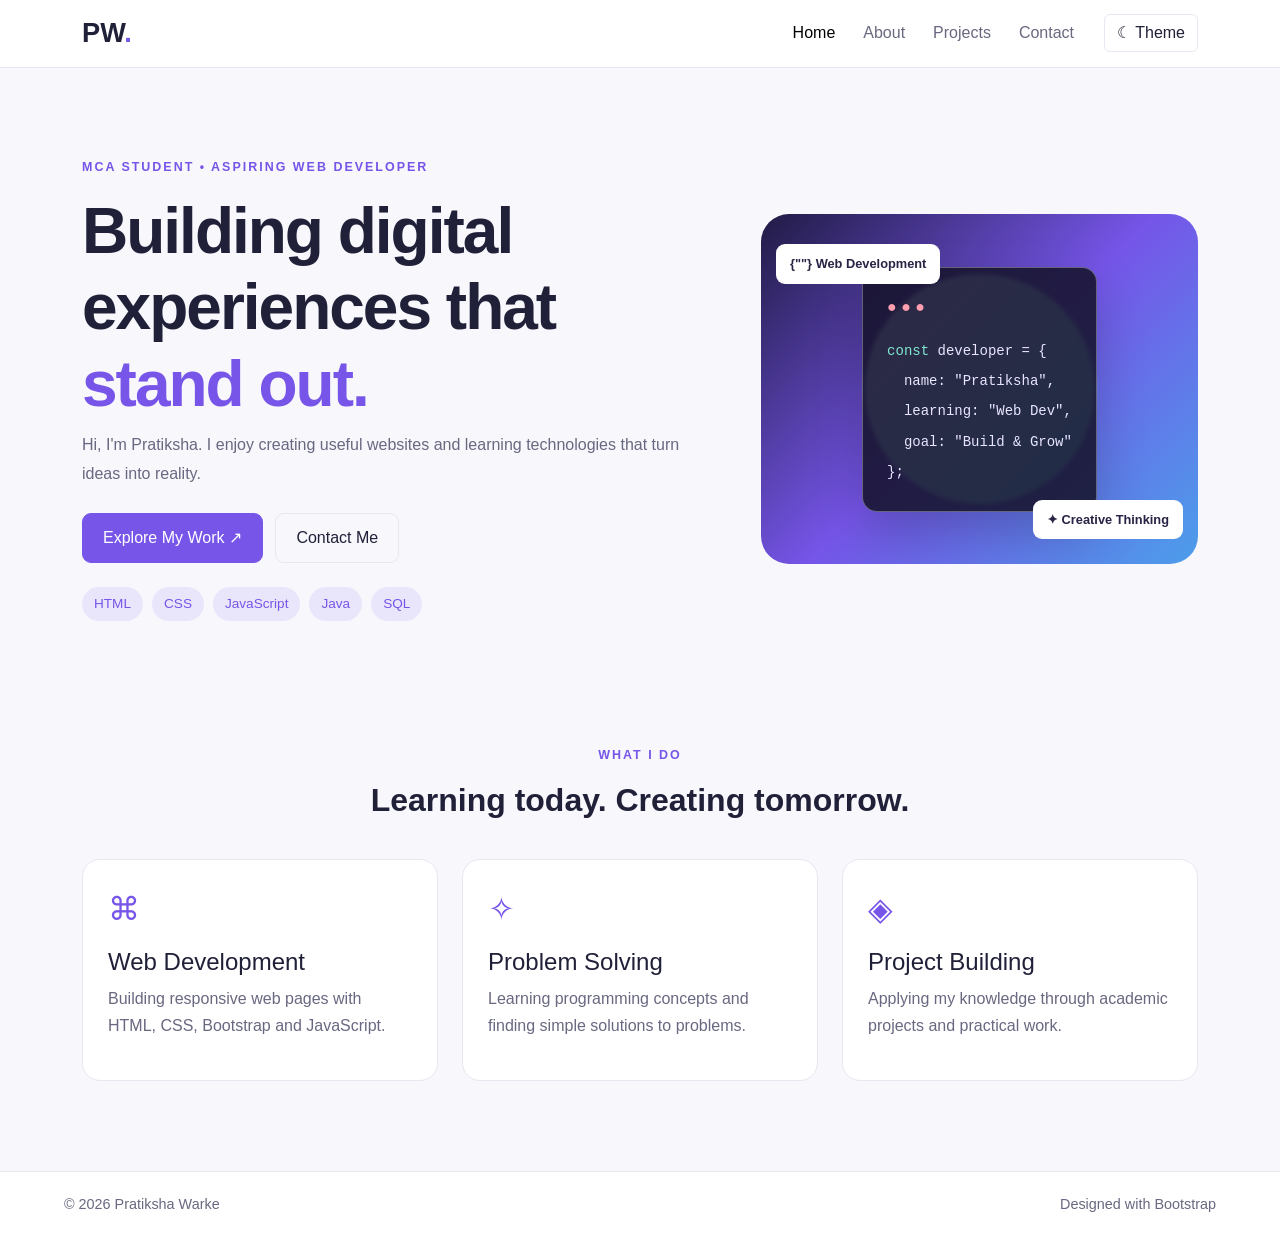
<file: index.html>
<!DOCTYPE html>
<html lang="en">
<head>
    <meta charset="UTF-8">
    <meta name="viewport" content="width=device-width, initial-scale=1">
    <title>My Portfolio | Web Developer</title>
    <link href="https://cdn.jsdelivr.net/npm/bootstrap@5.3.3/dist/css/bootstrap.min.css" rel="stylesheet">
    <link rel="stylesheet" href="style.css">
</head>
<body>
<nav class="navbar navbar-expand-lg sticky-top">
    <div class="container">
        <a class="navbar-brand fw-bold" href="index.html">PW<span>.</span></a>
        <button class="navbar-toggler" data-bs-toggle="collapse" data-bs-target="#menu">
            <span class="navbar-toggler-icon"></span>
        </button>
        <div class="collapse navbar-collapse" id="menu">
            <div class="navbar-nav ms-auto align-items-lg-center">
                <a class="nav-link active" href="index.html">Home</a>
                <a class="nav-link" href="about.html">About</a>
                <a class="nav-link" href="projects.html">Projects</a>
                <a class="nav-link" href="contact.html">Contact</a>
                <button class="btn theme-btn ms-lg-3" onclick="toggleTheme()">☾ Theme</button>
            </div>
        </div>
    </div>
</nav>

<main>
<section class="hero container">
    <div class="row align-items-center g-5">
        <div class="col-lg-7 reveal">
            <p class="eyebrow">MCA STUDENT • ASPIRING WEB DEVELOPER</p>
            <h1>Building digital experiences that <span>stand out.</span></h1>
            <p class="lead-text">Hi, I'm Pratiksha. I enjoy creating useful websites and learning technologies that turn ideas into reality.</p>
            <a href="projects.html" class="btn btn-primary-custom">Explore My Work ↗</a>
            <a href="contact.html" class="btn btn-outline-custom">Contact Me</a>
            <div class="skills-line mt-4">
                <span>HTML</span><span>CSS</span><span>JavaScript</span><span>Java</span><span>SQL</span>
            </div>
        </div>
        <div class="col-lg-5 reveal">
            <div class="visual-card">
                <div class="orb"></div>
                <span class="float-tag tag-one">{"</>"} Web Development</span>
                <span class="float-tag tag-two">✦ Creative Thinking</span>
                <div class="code-window">
                    <div class="window-dots">● ● ●</div>
                    <code><span>const</span> developer = {<br>
                    &nbsp; name: "Pratiksha",<br>
                    &nbsp; learning: "Web Dev",<br>
                    &nbsp; goal: "Build & Grow"<br>
                    };</code>
                </div>
            </div>
        </div>
    </div>
</section>

<section class="container section-space">
    <p class="eyebrow text-center">WHAT I DO</p>
    <h2 class="section-title text-center">Learning today. Creating tomorrow.</h2>
    <div class="row g-4 mt-3">
        <div class="col-md-4">
            <div class="info-card"><div class="card-icon">⌘</div>
                <h4>Web Development</h4>
                <p>Building responsive web pages with HTML, CSS, Bootstrap and JavaScript.</p>
            </div>
        </div>
        <div class="col-md-4">
            <div class="info-card"><div class="card-icon">✧</div>
                <h4>Problem Solving</h4>
                <p>Learning programming concepts and finding simple solutions to problems.</p>
            </div>
        </div>
        <div class="col-md-4">
            <div class="info-card"><div class="card-icon">◈</div>
                <h4>Project Building</h4>
                <p>Applying my knowledge through academic projects and practical work.</p>
            </div>
        </div>
    </div>
</section>
</main>

<footer>© 2026 Pratiksha Warke <span>Designed with Bootstrap</span></footer>
<script src="https://cdn.jsdelivr.net/npm/bootstrap@5.3.3/dist/js/bootstrap.bundle.min.js"></script>
<script src="script.js"></script>
</body>
</html>
</file>
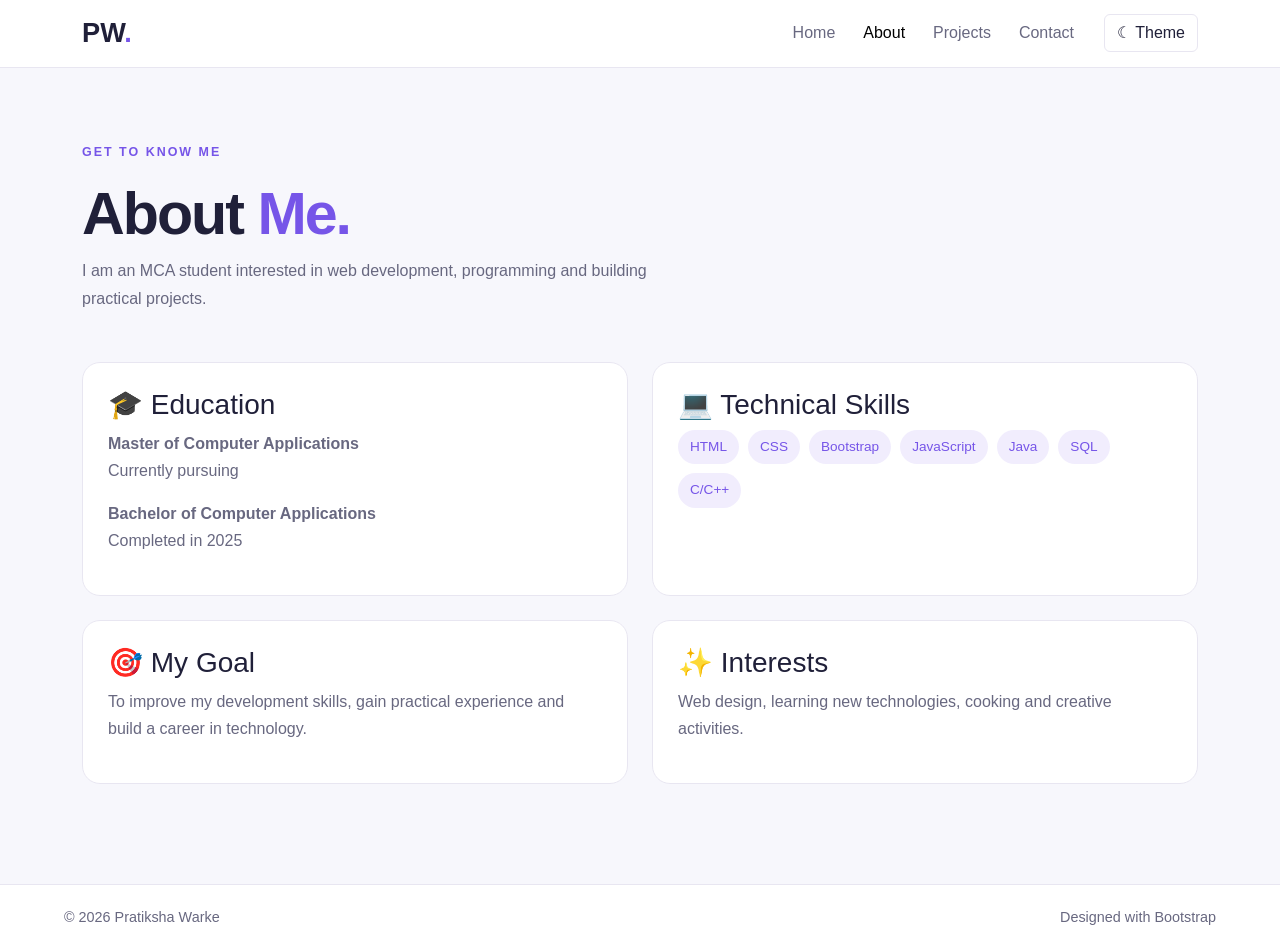
<file: about.html>
<!DOCTYPE html>
<html lang="en">
<head>
<meta charset="UTF-8">
<meta name="viewport" content="width=device-width, initial-scale=1">
<title>About | My Portfolio</title>
<link href="https://cdn.jsdelivr.net/npm/bootstrap@5.3.3/dist/css/bootstrap.min.css" rel="stylesheet">
<link rel="stylesheet" href="style.css">
</head>
<body>
<nav class="navbar navbar-expand-lg sticky-top">
<div class="container">
<a class="navbar-brand fw-bold" href="index.html">PW<span>.</span></a>
<button class="navbar-toggler" data-bs-toggle="collapse" data-bs-target="#menu"><span class="navbar-toggler-icon"></span></button>
<div class="collapse navbar-collapse" id="menu"><div class="navbar-nav ms-auto align-items-lg-center">
<a class="nav-link" href="index.html">Home</a><a class="nav-link active" href="about.html">About</a>
<a class="nav-link" href="projects.html">Projects</a><a class="nav-link" href="contact.html">Contact</a>
<button class="btn theme-btn ms-lg-3" onclick="toggleTheme()">☾ Theme</button>
</div></div></div></nav>

<main class="container page-section reveal">
<p class="eyebrow">GET TO KNOW ME</p>
<h1 class="page-title">About <span>Me.</span></h1>
<p class="lead-text">I am an MCA student interested in web development, programming and building practical projects.</p>
<div class="row g-4 mt-4">
<div class="col-md-6"><div class="info-card h-100">
<h3>🎓 Education</h3>
<p><strong>Master of Computer Applications</strong><br>Currently pursuing</p>
<p><strong>Bachelor of Computer Applications</strong><br>Completed in 2025</p>
</div></div>
<div class="col-md-6"><div class="info-card h-100">
<h3>💻 Technical Skills</h3>
<div class="skills-line"><span>HTML</span><span>CSS</span><span>Bootstrap</span><span>JavaScript</span><span>Java</span><span>SQL</span><span>C/C++</span></div>
</div></div>
<div class="col-md-6"><div class="info-card h-100">
<h3>🎯 My Goal</h3>
<p>To improve my development skills, gain practical experience and build a career in technology.</p>
</div></div>
<div class="col-md-6"><div class="info-card h-100">
<h3>✨ Interests</h3>
<p>Web design, learning new technologies, cooking and creative activities.</p>
</div></div>
</div>
</main>
<footer>© 2026 Pratiksha Warke <span>Designed with Bootstrap</span></footer>
<script src="https://cdn.jsdelivr.net/npm/bootstrap@5.3.3/dist/js/bootstrap.bundle.min.js"></script>
<script src="script.js"></script>
</body>
</html>
</file>
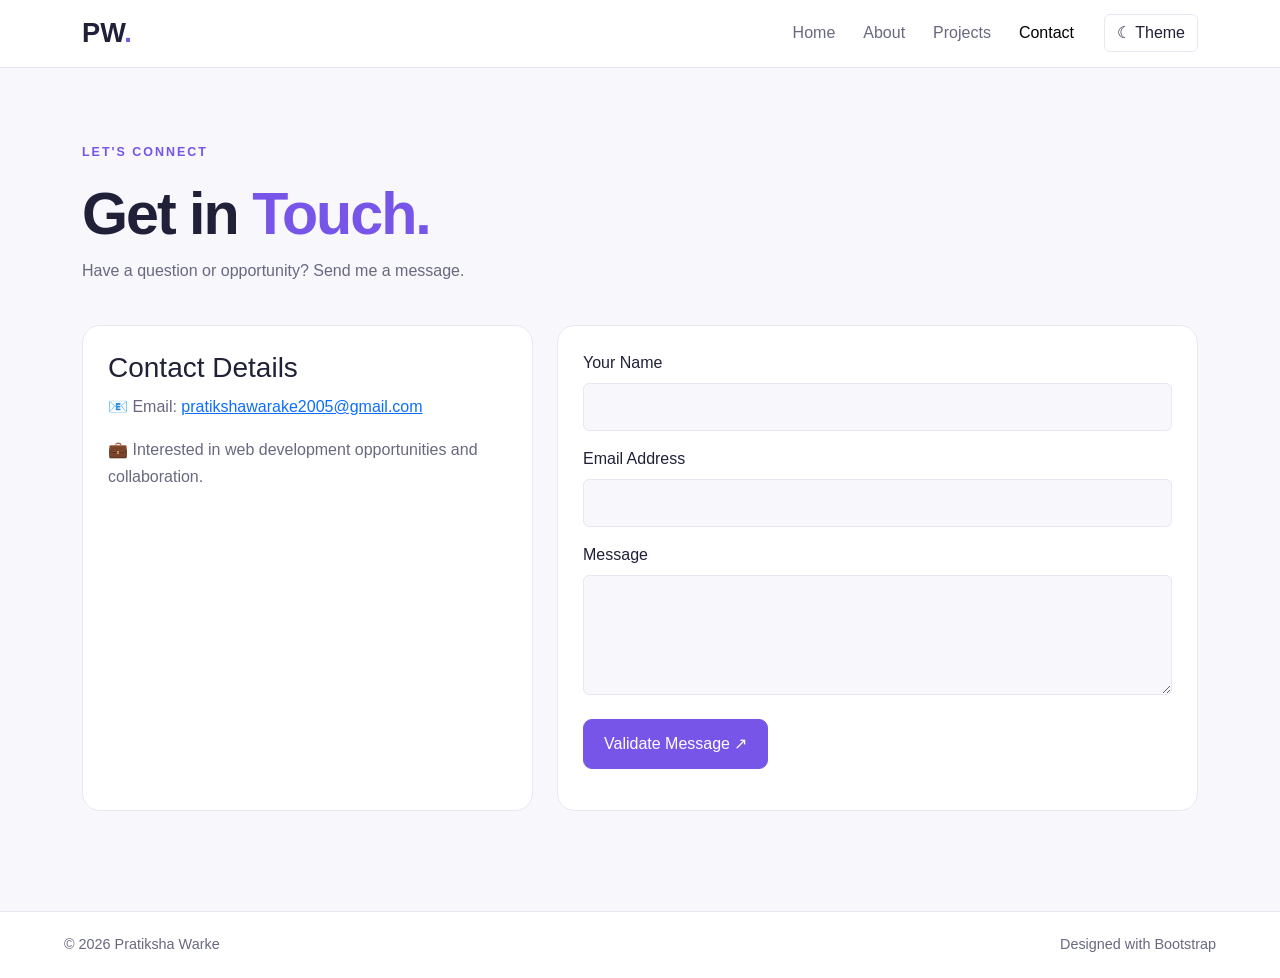
<file: contact.html>
<!DOCTYPE html>
<html lang="en">
<head>
<meta charset="UTF-8">
<meta name="viewport" content="width=device-width, initial-scale=1">
<title>Contact | My Portfolio</title>
<link href="https://cdn.jsdelivr.net/npm/bootstrap@5.3.3/dist/css/bootstrap.min.css" rel="stylesheet">
<link rel="stylesheet" href="style.css">
</head>
<body>
<nav class="navbar navbar-expand-lg sticky-top"><div class="container">
<a class="navbar-brand fw-bold" href="index.html">PW<span>.</span></a>
<button class="navbar-toggler" data-bs-toggle="collapse" data-bs-target="#menu"><span class="navbar-toggler-icon"></span></button>
<div class="collapse navbar-collapse" id="menu"><div class="navbar-nav ms-auto align-items-lg-center">
<a class="nav-link" href="index.html">Home</a><a class="nav-link" href="about.html">About</a>
<a class="nav-link" href="projects.html">Projects</a><a class="nav-link active" href="contact.html">Contact</a>
<button class="btn theme-btn ms-lg-3" onclick="toggleTheme()">☾ Theme</button>
</div></div></div></nav>

<main class="container page-section reveal">
<p class="eyebrow">LET'S CONNECT</p>
<h1 class="page-title">Get in <span>Touch.</span></h1>
<p class="lead-text">Have a question or opportunity? Send me a message.</p>
<div class="row g-4 mt-3">
<div class="col-lg-5"><div class="info-card h-100">
<h3>Contact Details</h3>
<p>📧 Email: <a href="mailto:pratikshawarake2005@gmail.com">pratikshawarake2005@gmail.com</a></p>
<p>💼 Interested in web development opportunities and collaboration.</p>
</div></div>
<div class="col-lg-7"><form class="info-card" id="contactForm">
<div class="mb-3"><label class="form-label" for="name">Your Name</label><input class="form-control" id="name" required></div>
<div class="mb-3"><label class="form-label" for="email">Email Address</label><input class="form-control" type="email" id="email" required></div>
<div class="mb-3"><label class="form-label" for="message">Message</label><textarea class="form-control" id="message" rows="4" required></textarea></div>
<button class="btn btn-primary-custom" type="submit">Validate Message ↗</button>
<p id="formResult" class="mt-3 mb-0" aria-live="polite"></p>
</form></div>
</div>
</main>
<footer>© 2026 Pratiksha Warke <span>Designed with Bootstrap</span></footer>
<script src="https://cdn.jsdelivr.net/npm/bootstrap@5.3.3/dist/js/bootstrap.bundle.min.js"></script>
<script src="script.js"></script>
</body>
</html>
</file>
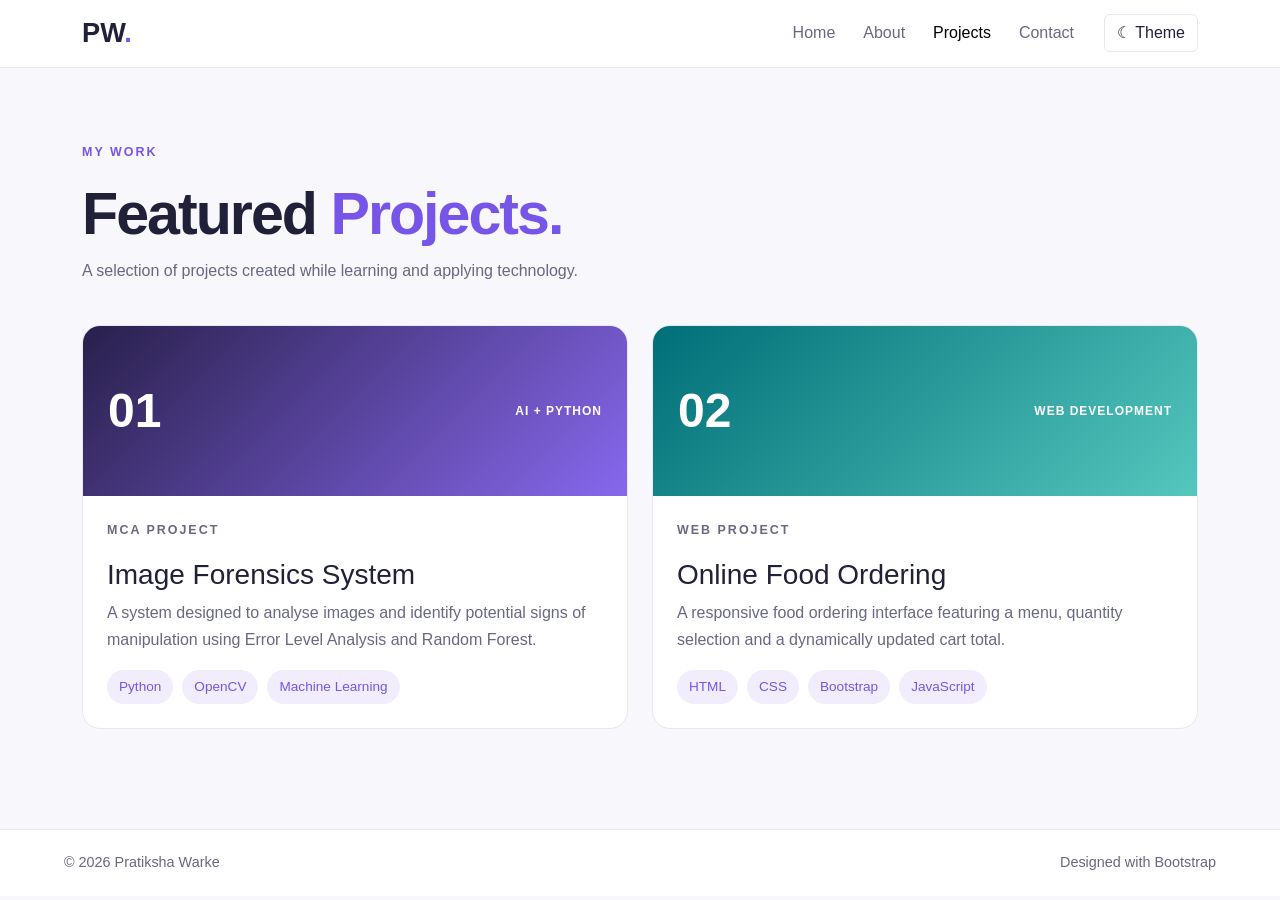
<file: projects.html>
<!DOCTYPE html>
<html lang="en">
<head>
<meta charset="UTF-8">
<meta name="viewport" content="width=device-width, initial-scale=1">
<title>Projects | My Portfolio</title>
<link href="https://cdn.jsdelivr.net/npm/bootstrap@5.3.3/dist/css/bootstrap.min.css" rel="stylesheet">
<link rel="stylesheet" href="style.css">
</head>
<body>
<nav class="navbar navbar-expand-lg sticky-top"><div class="container">
<a class="navbar-brand fw-bold" href="index.html">PW<span>.</span></a>
<button class="navbar-toggler" data-bs-toggle="collapse" data-bs-target="#menu"><span class="navbar-toggler-icon"></span></button>
<div class="collapse navbar-collapse" id="menu"><div class="navbar-nav ms-auto align-items-lg-center">
<a class="nav-link" href="index.html">Home</a><a class="nav-link" href="about.html">About</a>
<a class="nav-link active" href="projects.html">Projects</a><a class="nav-link" href="contact.html">Contact</a>
<button class="btn theme-btn ms-lg-3" onclick="toggleTheme()">☾ Theme</button>
</div></div></div></nav>

<main class="container page-section reveal">
<p class="eyebrow">MY WORK</p>
<h1 class="page-title">Featured <span>Projects.</span></h1>
<p class="lead-text">A selection of projects created while learning and applying technology.</p>
<div class="row g-4 mt-3">
<div class="col-md-6"><div class="project-card h-100">
<div class="project-art art-one">01 <span>AI + PYTHON</span></div>
<div class="p-4"><p class="eyebrow">MCA PROJECT</p>
<h3>Image Forensics System</h3>
<p>A system designed to analyse images and identify potential signs of manipulation using Error Level Analysis and Random Forest.</p>
<div class="skills-line"><span>Python</span><span>OpenCV</span><span>Machine Learning</span></div>
</div></div></div>
<div class="col-md-6"><div class="project-card h-100">
<div class="project-art art-two">02 <span>WEB DEVELOPMENT</span></div>
<div class="p-4"><p class="eyebrow">WEB PROJECT</p>
<h3>Online Food Ordering</h3>
<p>A responsive food ordering interface featuring a menu, quantity selection and a dynamically updated cart total.</p>
<div class="skills-line"><span>HTML</span><span>CSS</span><span>Bootstrap</span><span>JavaScript</span></div>
</div></div></div>
</div>
</main>
<footer>© 2026 Pratiksha Warke <span>Designed with Bootstrap</span></footer>
<script src="https://cdn.jsdelivr.net/npm/bootstrap@5.3.3/dist/js/bootstrap.bundle.min.js"></script>
<script src="script.js"></script>
</body>
</html>
</file>
<file: style.css>
:root {
    --bg: #f7f7fc;
    --surface: #ffffff;
    --text: #202039;
    --muted: #686880;
    --accent: #7655e8;
    --border: #e8e6f1;
}

body {
    margin: 0;
    font-family: "Segoe UI", Arial, sans-serif;
    background: var(--bg);
    color: var(--text);
    transition: background .3s, color .3s;
}

.navbar {
    background: var(--surface);
    border-bottom: 1px solid var(--border);
}

.navbar-brand {
    color: var(--text);
    font-size: 1.7rem;
}

.navbar-brand span, .page-title span, .hero h1 span {
    color: var(--accent);
}

.nav-link {
    color: var(--muted);
    margin: 0 6px;
}

.nav-link:hover, .nav-link.active {
    color: var(--accent);
}

.navbar-toggler {
    background: #eeeafa;
}

.theme-btn {
    border: 1px solid var(--border);
    color: var(--text);
}

.hero {
    padding-top: 90px;
    padding-bottom: 80px;
}

.eyebrow {
    color: var(--accent);
    font-size: .78rem;
    font-weight: 700;
    letter-spacing: 2px;
}

.hero h1, .page-title {
    font-size: clamp(2.5rem, 5vw, 4.5rem);
    font-weight: 800;
    letter-spacing: -2px;
}

.lead-text {
    color: var(--muted);
    line-height: 1.8;
    max-width: 620px;
}

.btn-primary-custom, .btn-outline-custom {
    display: inline-block;
    text-decoration: none;
    padding: 12px 20px;
    border-radius: 9px;
    margin: 8px 8px 0 0;
    transition: .25s;
}

.btn-primary-custom {
    background: var(--accent);
    color: white;
    border: 1px solid var(--accent);
}

.btn-outline-custom {
    color: var(--text);
    border: 1px solid var(--border);
}

.btn-primary-custom:hover {
    background: #5c3dc9;
    color: white;
    transform: translateY(-3px);
}

.btn-outline-custom:hover {
    border-color: var(--accent);
    color: var(--accent);
}

.skills-line {
    display: flex;
    flex-wrap: wrap;
    gap: 9px;
}

.skills-line span {
    background: rgba(118, 85, 232, .1);
    color: var(--accent);
    padding: 7px 12px;
    border-radius: 20px;
    font-size: .85rem;
}

.visual-card {
    min-height: 350px;
    position: relative;
    border-radius: 28px;
    background: linear-gradient(135deg, #211b45, #7555e8, #4c9eea);
    overflow: hidden;
    display: grid;
    place-items: center;
}

.orb {
    position: absolute;
    width: 230px;
    height: 230px;
    border-radius: 50%;
    background: linear-gradient(135deg, #d4c9ff, #70e1ff);
    filter: blur(2px);
    animation: float 4s ease-in-out infinite;
}

.code-window {
    z-index: 1;
    background: rgba(22, 20, 45, .88);
    color: #e9e5ff;
    padding: 24px;
    border: 1px solid #ffffff50;
    border-radius: 15px;
    line-height: 1.9;
    box-shadow: 0 20px 50px #0003;
}

.code-window code {
    color: #e9e5ff;
}

.code-window code span {
    color: #80e6d0;
}

.window-dots {
    color: #ff9eae;
    margin-bottom: 12px;
}

.float-tag {
    position: absolute;
    z-index: 2;
    background: white;
    color: #292345;
    padding: 10px 14px;
    border-radius: 9px;
    font-size: .8rem;
    font-weight: 600;
}

.tag-one { top: 30px; left: 15px; }
.tag-two { bottom: 25px; right: 15px; }

.section-space {
    padding-top: 45px;
    padding-bottom: 90px;
}

.section-title {
    font-weight: 750;
}

.info-card, .project-card {
    background: var(--surface);
    border: 1px solid var(--border);
    border-radius: 18px;
    padding: 25px;
    transition: transform .25s, box-shadow .25s;
}

.info-card:hover, .project-card:hover {
    transform: translateY(-5px);
    box-shadow: 0 15px 35px #39305b12;
}

.info-card p, .project-card p {
    color: var(--muted);
    line-height: 1.7;
}

.card-icon {
    color: var(--accent);
    font-size: 2rem;
    margin-bottom: 15px;
}

.page-section {
    padding-top: 75px;
    padding-bottom: 100px;
    min-height: 75vh;
}

.page-title {
    font-size: clamp(2.5rem, 5vw, 3.7rem);
}

.project-card {
    padding: 0;
    overflow: hidden;
}

.project-art {
    min-height: 170px;
    padding: 25px;
    display: flex;
    align-items: center;
    justify-content: space-between;
    color: white;
    font-size: 3rem;
    font-weight: 800;
}

.project-art span {
    font-size: .75rem;
    letter-spacing: 1px;
}

.art-one {
    background: linear-gradient(135deg, #29204c, #8768ed);
}

.art-two {
    background: linear-gradient(135deg, #006f78, #55c7bd);
}

.form-control {
    background: var(--bg);
    color: var(--text);
    border-color: var(--border);
    padding: 11px;
}

.form-control:focus {
    border-color: var(--accent);
    box-shadow: 0 0 0 .2rem #7655e822;
    background: var(--surface);
    color: var(--text);
}

footer {
    display: flex;
    justify-content: space-between;
    gap: 10px;
    flex-wrap: wrap;
    padding: 22px 5%;
    background: var(--surface);
    border-top: 1px solid var(--border);
    color: var(--muted);
    font-size: .9rem;
}

.dark-mode {
    --bg: #141321;
    --surface: #201e30;
    --text: #f5f2ff;
    --muted: #b9b5cb;
    --border: #39354c;
}

.dark-mode .navbar-toggler {
    background: #ddd4ff;
}

.reveal {
    animation: appear .8s ease both;
}

@keyframes float {
    0%, 100% { transform: translateY(0) rotate(0); }
    50% { transform: translateY(-16px) rotate(8deg); }
}

@keyframes appear {
    from { opacity: 0; transform: translateY(18px); }
    to { opacity: 1; transform: translateY(0); }
}

@media (max-width: 767px) {
    .hero {
        padding-top: 55px;
        padding-bottom: 45px;
    }

    .hero h1 {
        letter-spacing: -1px;
    }

    .visual-card {
        min-height: 300px;
    }

    .page-section {
        padding-top: 45px;
        padding-bottom: 60px;
    }

    footer {
        justify-content: center;
        text-align: center;
    }
}
</file>
